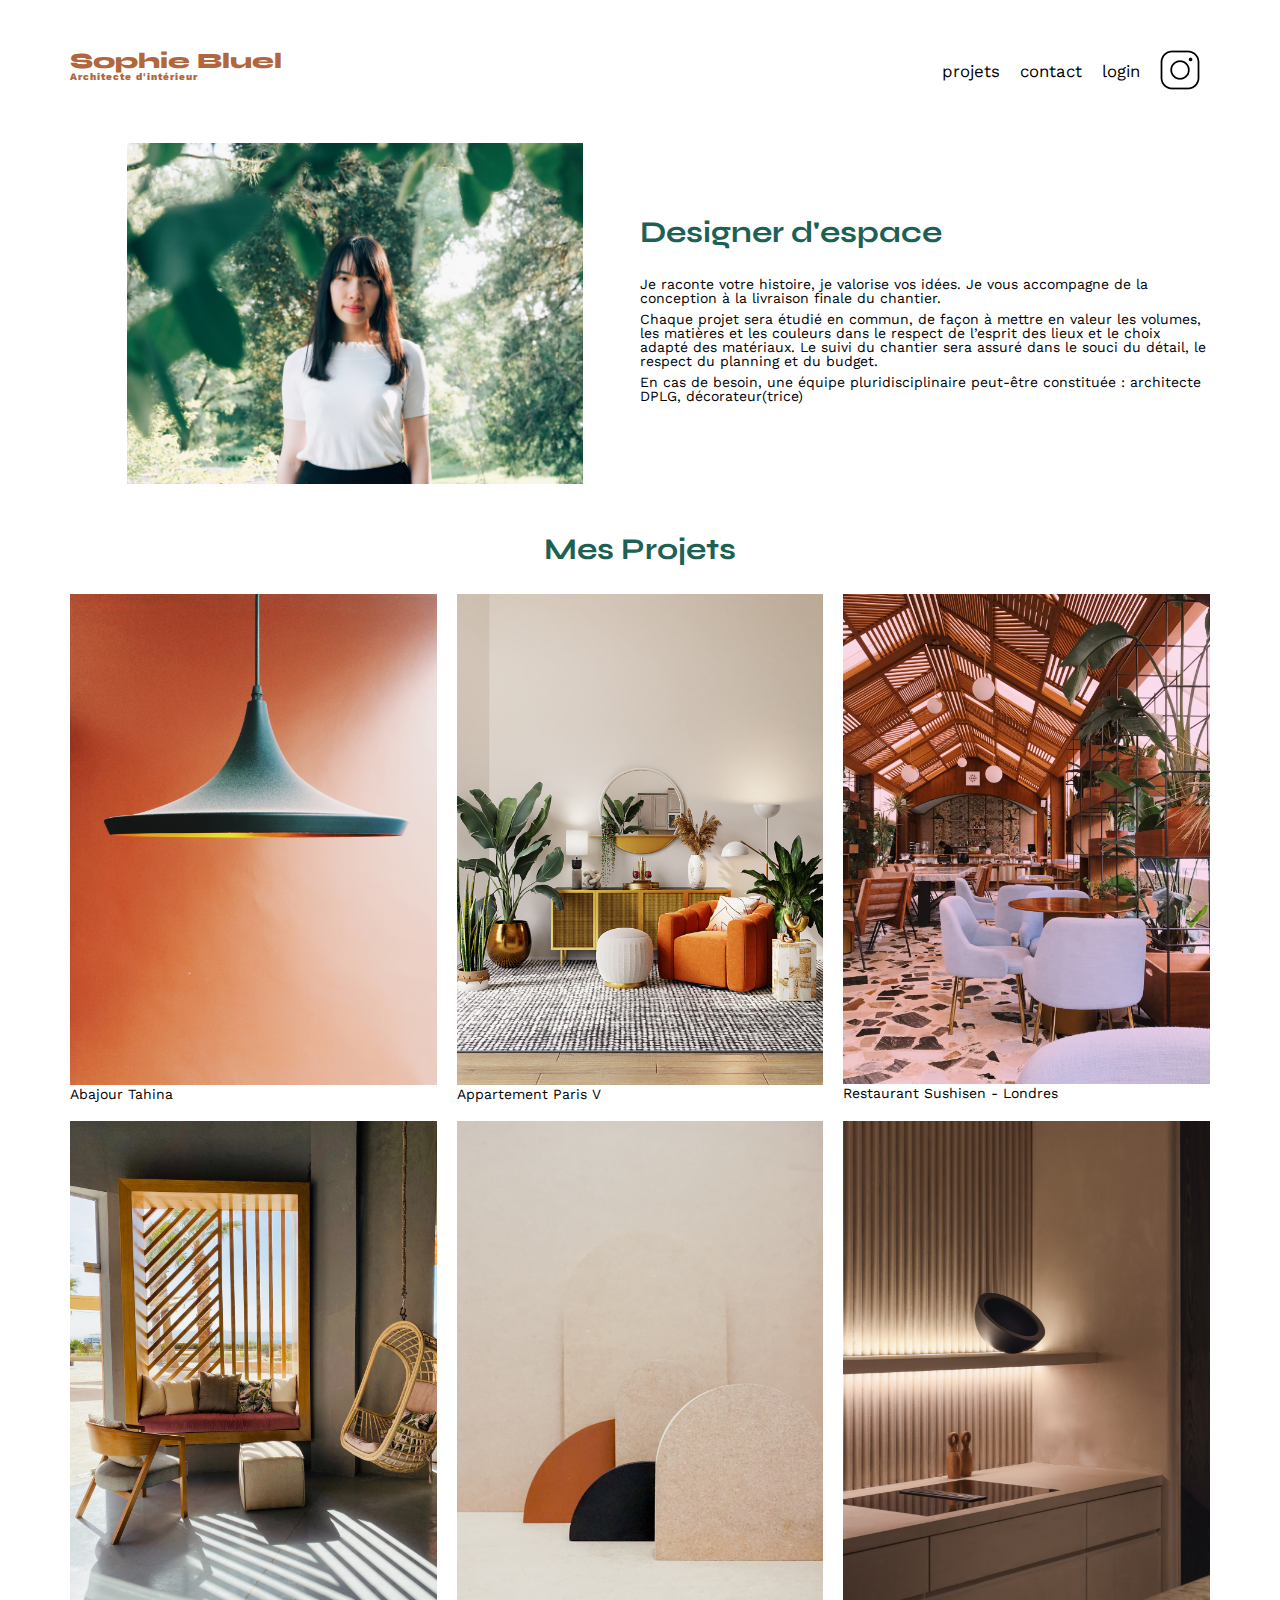
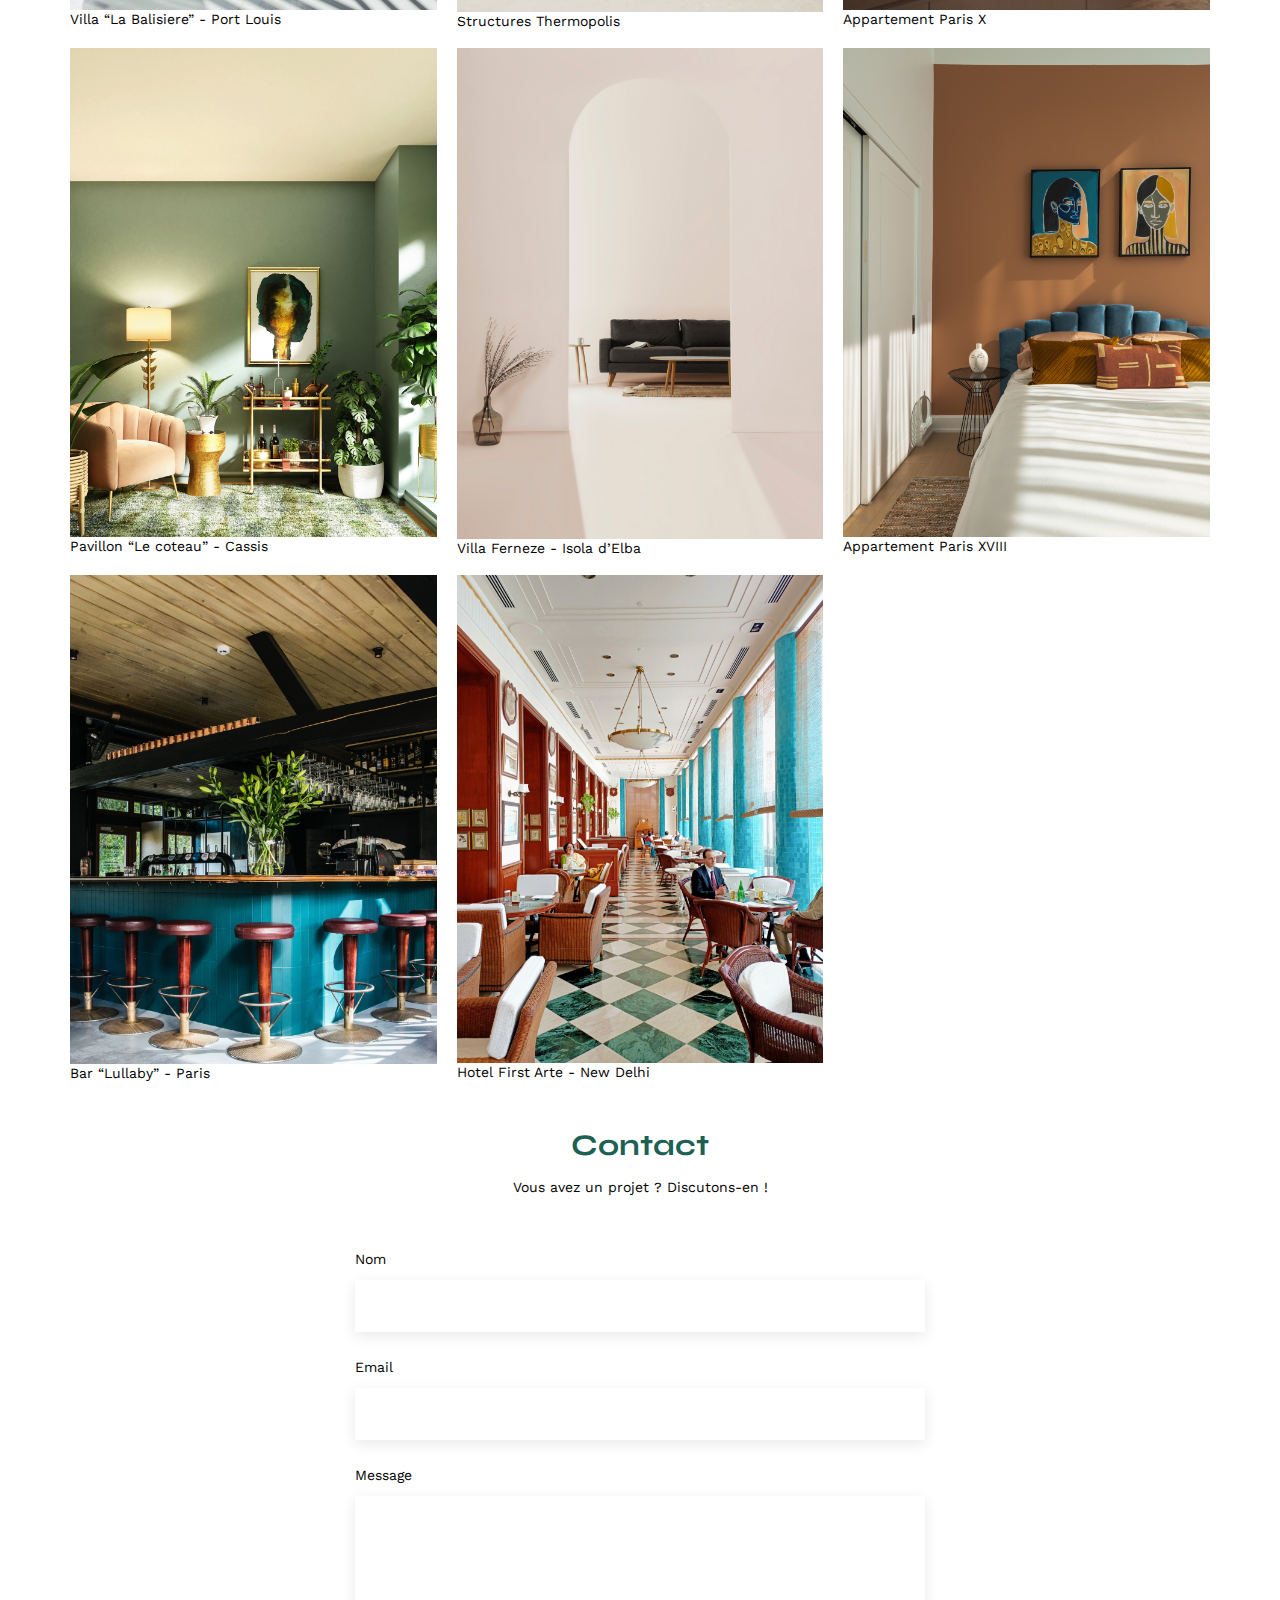
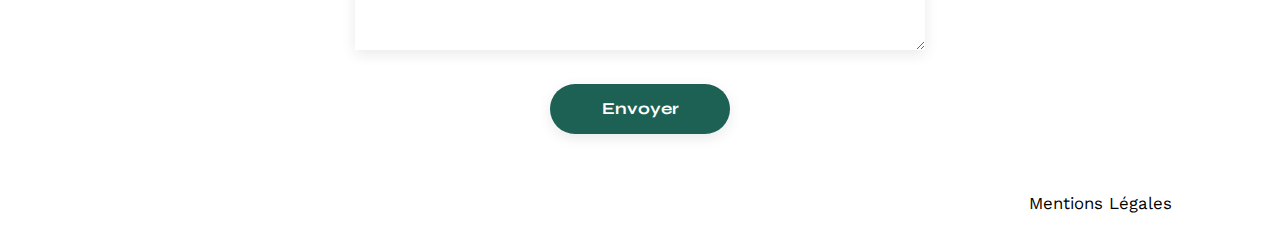
<file: FrontEnd/index.html>
<!DOCTYPE html>
<html lang="fr">
<head>
	<meta charset="UTF-8">
	<title>Sophie Bluel - Architecte d'intérieur</title>
	<meta name="viewport" content="width=device-width, initial-scale=1.0">
	<link rel="preconnect" href="https://fonts.googleapis.com">
	<link rel="preconnect" href="https://fonts.gstatic.com" crossorigin>
	<link href="https://fonts.googleapis.com/css2?family=Syne:wght@700;800&family=Work+Sans&display=swap" rel="stylesheet">
	<meta name="description" content="">
	<link rel="stylesheet" href="./assets/style.css">
</head>
<body>
<header>
	<h1>Sophie Bluel <span>Architecte d'intérieur</span></h1>
	<nav>
		<ul>
			<li>projets</li>
			<li>contact</li>
			<li>login</li>
			<li><img src="./assets/icons/instagram.png" alt="Instagram"></li>
		</ul>
	</nav>
</header>
<main>
	<section id="introduction">
		<figure>
			<img src="./assets/images/sophie-bluel.png" alt="">
		</figure>
		<article>
			<h2>Designer d'espace</h2>
			<p>Je raconte votre histoire, je valorise vos idées. Je vous accompagne de la conception à la livraison finale du chantier.</p>
			<p>Chaque projet sera étudié en commun, de façon à mettre en valeur les volumes, les matières et les couleurs dans le respect de l’esprit des lieux et le choix adapté des matériaux. Le suivi du chantier sera assuré dans le souci du détail, le respect du planning et du budget.</p>
			<p>En cas de besoin, une équipe pluridisciplinaire peut-être constituée : architecte DPLG, décorateur(trice)</p>
		</article>
	</section>
	<section id="portfolio">
		<h2>Mes Projets</h2>
		<div class="gallery">
			<figure>
				<img src="assets/images/abajour-tahina.png" alt="Abajour Tahina">
				<figcaption>Abajour Tahina</figcaption>
			</figure>
			<figure>
				<img src="assets/images/appartement-paris-v.png" alt="Appartement Paris V">
				<figcaption>Appartement Paris V</figcaption>
			</figure>
			<figure>
				<img src="assets/images/restaurant-sushisen-londres.png" alt="Restaurant Sushisen - Londres">
				<figcaption>Restaurant Sushisen - Londres</figcaption>
			</figure>
			<figure>
				<img src="assets/images/la-balisiere.png" alt="Villa “La Balisiere” - Port Louis">
				<figcaption>Villa “La Balisiere” - Port Louis</figcaption>
			</figure>
			<figure>
				<img src="assets/images/structures-thermopolis.png" alt="Structures Thermopolis">
				<figcaption>Structures Thermopolis</figcaption>
			</figure>
			<figure>
				<img src="assets/images/appartement-paris-x.png" alt="Appartement Paris X">
				<figcaption>Appartement Paris X</figcaption>
			</figure>
			<figure>
				<img src="assets/images/le-coteau-cassis.png" alt="Pavillon “Le coteau” - Cassis">
				<figcaption>Pavillon “Le coteau” - Cassis</figcaption>
			</figure>
			<figure>
				<img src="assets/images/villa-ferneze.png" alt="Villa Ferneze - Isola d’Elba">
				<figcaption>Villa Ferneze - Isola d’Elba</figcaption>
			</figure>
			<figure>
				<img src="assets/images/appartement-paris-xviii.png" alt="Appartement Paris XVIII">
				<figcaption>Appartement Paris XVIII</figcaption>
			</figure>
			<figure>
				<img src="assets/images/bar-lullaby-paris.png" alt="Bar “Lullaby” - Paris">
				<figcaption>Bar “Lullaby” - Paris</figcaption>
			</figure>
			<figure>
				<img src="assets/images/hotel-first-arte-new-delhi.png" alt="Hotel First Arte - New Delhi">
				<figcaption>Hotel First Arte - New Delhi</figcaption>
			</figure>
		</div>
	</section>
	<section id="contact">
		<h2>Contact</h2>
		<p>Vous avez un projet ? Discutons-en !</p>
		<form action="#" method="post">
			<label for="name">Nom</label>
			<input type="text" name="name" id="name">
			<label for="email">Email</label>
			<input type="email" name="email" id="email">
			<label for="message">Message</label>
			<textarea name="message" id="message" cols="30" rows="10"></textarea>
			<input type="submit" value="Envoyer">
		</form>
	</section>
</main>

<footer>
	<nav>
		<ul>
			<li>Mentions Légales</li>
		</ul>
	</nav>
</footer>
</body>
</html>
</file>
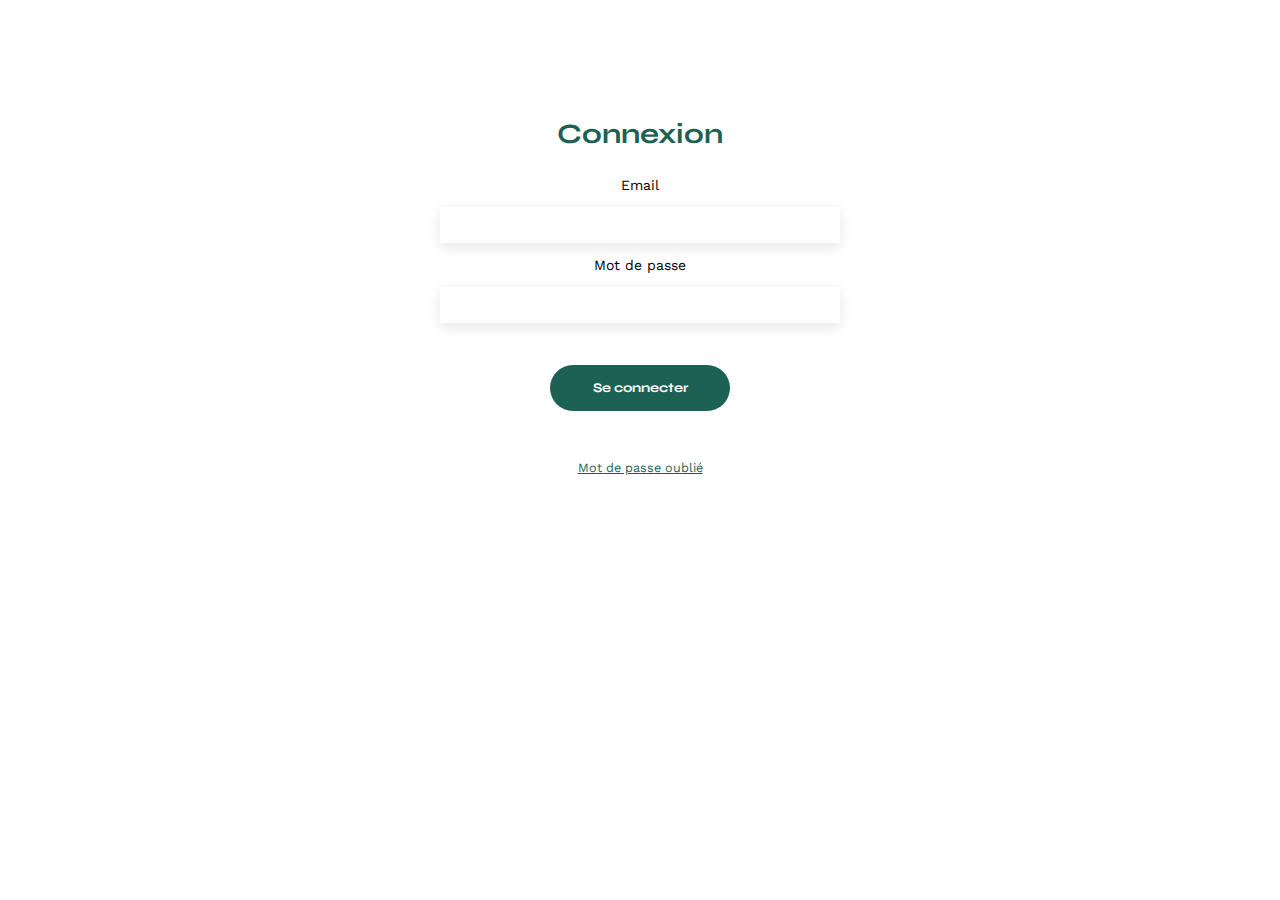
<file: FrontEnd-IA/login.html>
<!DOCTYPE html>
<html lang="fr">
<head>
  <meta charset="UTF-8">
  <title>Connexion</title>
  <meta name="viewport" content="width=device-width, initial-scale=1.0">
  <link href="https://fonts.googleapis.com/css2?family=Syne:wght@700&family=Work+Sans&display=swap" rel="stylesheet">
  <link rel="stylesheet" href="./assets/style.css">
</head>
<body>
    <main id="login-container">
  <h2>Connexion</h2>
  <form method="POST">
    <label for="email">Email</label>
    <input type="email" id="email" name="email" required autocomplete="username">

    <label for="password">Mot de passe</label>
    <input type="password" id="password" name="password" required autocomplete="current-password">

    <input type="submit" value="Se connecter">

    <a href="#" class="forgot-password">Mot de passe oublié</a>
  </form>
</main>
 <script src="./scripts/login.js"></script>
</body>
</html>
</file>
<file: FrontEnd/assets/style.css>
/* http://meyerweb.com/eric/tools/css/reset/
   v2.0 | 20110126
   License: none (public domain)
*/

html, body, div, span, applet, object, iframe,
h1, h2, h3, h4, h5, h6, p, blockquote, pre,
a, abbr, acronym, address, big, cite, code,
del, dfn, em, img, ins, kbd, q, s, samp,
small, strike, strong, sub, sup, tt, var,
b, u, i, center,
dl, dt, dd, ol, ul, li,
fieldset, form, label, legend,
table, caption, tbody, tfoot, thead, tr, th, td,
article, aside, canvas, details, embed,
figure, figcaption, footer, header, hgroup,
menu, nav, output, ruby, section, summary,
time, mark, audio, video {
	margin: 0;
	padding: 0;
	border: 0;
	font-size: 100%;
	font: inherit;
	vertical-align: baseline;
}
/* HTML5 display-role reset for older browsers */
article, aside, details, figcaption, figure,
footer, header, hgroup, menu, nav, section {
	display: block;
}
body {
	line-height: 1;
}
ol, ul {
	list-style: none;
}
blockquote, q {
	quotes: none;
}
blockquote:before, blockquote:after,
q:before, q:after {
	content: '';
	content: none;
}
table {
	border-collapse: collapse;
	border-spacing: 0;
}
/** end reset css**/
body {
	max-width: 1140px;
	margin:auto;
	font-family: 'Work Sans' ;
	font-size: 14px;
}
header {
	display: flex;
	justify-content: space-between;
	margin: 50px 0
}
section {
	margin: 50px 0
}

h1{
	display: flex;
	flex-direction: column;
	font-family: 'Syne';
	font-size: 22px;
	font-weight: 800;
	color: #B1663C
}

h1 > span {
	font-family: 'Work Sans';
	font-size:10px;
	letter-spacing: 0.1em;
;
}

h2{
	font-family: 'Syne';
	font-weight: 700;
	font-size: 30px;
	color: #1D6154
}
nav ul {
	display: flex;
	align-items: center;
	list-style-type: none;

}
nav li {
	padding: 0 10px;
	font-size: 1.2em;
}

li:hover {
	color: #B1663C;
}
#introduction {
	display: flex;
	align-items: center;
}
#introduction figure {
	flex: 1
}
#introduction img {
	display: block;
	margin: auto;
	width: 80%;
}

#introduction article {
	flex: 1
}
#introduction h2 {
	margin-bottom: 1em;
}

#introduction p {
	margin-bottom: 0.5em;
}
#portfolio h2 {
	text-align: center;
	margin-bottom: 1em;
}
.gallery {
	width: 100%;
	display: grid;
	grid-template-columns: 1fr 1fr 1fr;
	grid-column-gap: 20px;
	grid-row-gap: 20px;
}

.gallery img {
	width: 100%;

}
#contact {
	width: 50%;
margin: auto;
}
#contact > * {
	text-align: center;

}
#contact h2{
	margin-bottom: 20px;
}
#contact form {
	text-align: left;
	margin-top:30px;
	display: flex;
	flex-direction: column;
}

#contact input {
	height: 50px;
	font-size: 1.2em;
	border: none;
	box-shadow: 0px 4px 14px rgba(0, 0, 0, 0.09);
}
#contact label {
	margin: 2em 0 1em 0;
}
#contact textarea {
	border: none;
	box-shadow: 0px 4px 14px rgba(0, 0, 0, 0.09);
}

input[type="submit"]{
	font-family: 'Syne';
	font-weight: 700;
	color: white;
	background-color: #1D6154;
	margin : 2em auto ;
	width: 180px;
	text-align: center;
	border-radius: 60px ;
}

footer nav ul {
	display: flex;
	justify-content: flex-end;
	margin: 2em
}
</file>
<file: FrontEnd-IA/assets/style.css>
/* http://meyerweb.com/eric/tools/css/reset/
   v2.0 | 20110126
   License: none (public domain)
*/

html, body, div, span, applet, object, iframe,
h1, h2, h3, h4, h5, h6, p, blockquote, pre,
a, abbr, acronym, address, big, cite, code,
del, dfn, em, img, ins, kbd, q, s, samp,
small, strike, strong, sub, sup, tt, var,
b, u, i, center,
dl, dt, dd, ol, ul, li,
fieldset, form, label, legend,
table, caption, tbody, tfoot, thead, tr, th, td,
article, aside, canvas, details, embed,
figure, figcaption, footer, header, hgroup,
menu, nav, output, ruby, section, summary,
time, mark, audio, video {
	margin: 0;
	padding: 0;
	border: 0;
	font-size: 100%;
	font: inherit;
	vertical-align: baseline;
}
/* HTML5 display-role reset for older browsers */
article, aside, details, figcaption, figure,
footer, header, hgroup, menu, nav, section {
	display: block;
}
body {
	line-height: 1;
}
ol, ul {
	list-style: none;
}
blockquote, q {
	quotes: none;
}
blockquote:before, blockquote:after,
q:before, q:after {
	content: '';
	content: none;
}
table {
	border-collapse: collapse;
	border-spacing: 0;
}
/** end reset css**/
body {
	max-width: 1140px;
	margin:auto;
	font-family: 'Work Sans';
	font-size: 14px;
}
header {
	display: flex;
	justify-content: space-between;
	margin: 50px 0;
}
section {
	margin: 50px 0;
}

h1{
	display: flex;
	flex-direction: column;
	font-family: 'Syne';
	font-size: 22px;
	font-weight: 800;
	color: #B1663C;
}

h1 > span {
	font-family: 'Work Sans';
	font-size:10px;
	letter-spacing: 0.1em;
}

h2{
	font-family: 'Syne';
	font-weight: 700;
	font-size: 30px;
	color: #1D6154;
}
nav ul {
	display: flex;
	align-items: center;
	list-style-type: none;
}
nav li {
	padding: 0 10px;
	font-size: 1.2em;
}

li:hover {
	color: #B1663C;
}
#introduction {
	display: flex;
	align-items: center;
}
#introduction figure {
	flex: 1;
}
#introduction img {
	display: block;
	margin: auto;
	width: 80%;
}

#introduction article {
	flex: 1;
}
#introduction h2 {
	margin-bottom: 1em;
}

#introduction p {
	margin-bottom: 0.5em;
}
#portfolio h2 {
	text-align: center;
	margin-bottom: 1em;
}
.gallery {
	width: 100%;
	display: grid;
	grid-template-columns: 1fr 1fr 1fr;
	grid-column-gap: 20px;
	grid-row-gap: 20px;
}

.gallery img {
	width: 100%;
}

#contact {
	width: 50%;
margin: auto;
}
#contact > * {
	text-align: center;

}
#contact h2{
	text-align: center;
	margin-bottom: 20px;
	color: #1D6154;
}

#contact p{
	font-size: 1.1em;
	margin-bottom: 1em;
	color: #333;
}

#contact form {
	text-align: left;
	margin-top:30px;
	display: flex;
	flex-direction: column;
}

#contact input {
	height: 50px;
	font-size: 1.2em;
	border: none;
	box-shadow: 0px 4px 14px rgba(0, 0, 0, 0.09);
}
#contact label {
	margin: 2em 0 1em 0;
}
#contact textarea {
	border: none;
	box-shadow: 0px 4px 14px rgba(0, 0, 0, 0.09);
}

input[type="submit"]{
	font-family: 'Syne';
	font-weight: 700;
	color: white;
	background-color: #1D6154;
	margin : 2em auto ;
	width: 180px;
	text-align: center;
	border-radius: 60px ;
}

footer nav ul {
	display: flex;
	justify-content: flex-end;
	margin: 2em
}

.filters {
  display: flex;
  justify-content: center;
  gap: 10px;
  margin-bottom: 30px;
  flex-wrap: wrap;
}

.filters button {
  padding: 8px 16px;
  border: 1px solid #1D6154;
  background-color: white;
  color: #1D6154;
  border-radius: 25px;
  font-family: 'Work Sans', sans-serif;
  font-size: 16px;
  cursor: pointer;
  transition: all 0.3s ease;
}

.filters button:hover {
  background-color: #1D6154;
  color: white;
}

.filters button.active {
  background-color: #1D6154;
  color: white;
}

#login-container {
  width: 100%;
  max-width: 400px;
  margin: 100px auto;
  font-family: 'Work Sans', sans-serif;
  padding: 20px;
  text-align: center;
}

#login-container h2 {
  font-size: 2em;
  color: #1D6154;
  margin-bottom: 30px;
}

#login-container form {
  display: flex;
  flex-direction: column;
  gap: 15px;
}

#login-container input[type="email"],
#login-container input[type="password"] {
  padding: 10px;
  font-size: 1em;
  border: none;
  box-shadow: 0px 4px 14px rgba(0,0,0,0.1);
}

#login-container input[type="submit"] {
  background-color: #1D6154;
  color: white;
  border: none;
  border-radius: 30px;
  padding: 15px;
  font-weight: bold;
  cursor: pointer;
}

.forgot-password {
  margin-top: 10px;
  color: #1D6154;
  font-size: 0.9em;
}

.hidden {
  display: none !important; 
}

.modal {
  position: fixed;
  top: 0; left: 0; right: 0; bottom: 0;
  background: rgba(0,0,0,0.7);
  display: flex;
  justify-content: center;
  align-items: center;
  z-index: 1000;
}

.modal-content {
  background: white;
  padding: 1rem;
  max-width: 500px;
  width: 90%;
  border-radius: 8px;
  position: relative;
}

#modal-close {
  position: absolute;
  top: 10px;
  right: 10px;
  font-size: 2rem;
  background: none;
  border: none;
  cursor: pointer;
}

.mes-projets-header {
  display: flex;
  align-items: center;
  justify-content: center;
  gap: 10px;
  margin-bottom: 2em;
}

.mes-projets-header h2 {
  margin: 0; /* ⬅️ Supprime les marges par défaut du h2 */
}

#portfolio h2 {
  margin: 0; /* Supprime la marge par défaut */
}

#btn-modifier {
  background: none;
  border: none;
  color: black;
  font-size: 1em;
  cursor: pointer;
  display: flex;
  align-items: center;
  gap: 8px;
}

.modal-gallery-container {
  display: flex;
  flex-wrap: wrap;
  gap: 10px;
}

#modal-gallery h2 {
  color: black;
  text-align: center;
  font-size: 18px; /* Tu peux ajuster ici */
  margin-bottom: 20px;
}

.gallery-item {
  position: relative;
  width: 100px;
  height: 130px;
}

.gallery-item img {
  width: 100%;
  height: 100px;
  object-fit: cover;
  border-radius: 4px;
}

.btn-delete {
  position: absolute;
  top: 5px;
  right: 5px;
  background-color: black;
  border: none;
  
  padding: 4px;
  cursor: pointer;
}

.btn-delete i {
  color: white;
}

#open-add-photo {
  display: block;
  margin: 0 auto;
  background-color: #1D6154; /* Vert turquoise - tu peux changer */
  color: white;
  border: none;
  padding: 10px 20px;
  border-radius: 25px;
  font-size: 16px;
  cursor: pointer;
  transition: background-color 0.3s ease;
}

#open-add-photo:hover {
  background-color: #17a589; /* Un vert plus foncé au survol */
}

.modal-back {
  position: absolute;
  top: 30px;
  left: 30px;
  cursor: pointer;
  font-size: 20px;
  color: #000;
}

form select {
  height: 50px;
  border-radius: 5px;
  padding: 0 10px;
  font-size: 16px;
}

.modal.hidden {
  display: none;
}

.modal-content {
  background-color: white;
  border-radius: 10px;
  width: 600px;
  max-width: 90%;
  padding: 30px;
  position: relative;
}

/* Bouton de fermeture (X) */
#modal-close {
  position: absolute;
  top: 20px;
  right: 25px;
  background: none;
  border: none;
  font-size: 24px;
  cursor: pointer;
}

/* Titre de la modale */
.modal-content h2 {
  text-align: center;
  font-size: 26px;
  margin-bottom: 30px;
  color: #000;
}

/* Bouton retour (flèche) */
.modal-back {
  position: absolute;
  top: 20px;
  left: 25px;
  font-size: 20px;
  cursor: pointer;
}

/* Zone d'import d'image */
.upload-photo-zone {
  background-color: #e8f1f7;
  border-radius: 5px;
  text-align: center;
  padding: 20px;
  margin-bottom: 20px;
  position: relative;
}

.upload-photo-zone i {
  font-size: 50px;
  color: #cbd6dc;
  margin-bottom: 10px;
}

.upload-photo-zone input[type="file"] {
  display: none;
}

.btn-photo-upload {
  display: inline-block;
  margin-top: 10px;
  padding: 10px 20px;
  background-color: #cbd6dc;
  color: #306685;
  font-weight: bold;
  border-radius: 50px;
  cursor: pointer;
}

.upload-photo-zone p {
  font-size: 12px;
  color: #444;
  margin-top: 10px;
}

/* Champs texte et sélection */
#form-add-photo label {
  display: block;
  font-weight: bold;
  margin: 15px 0 5px;
}

#form-add-photo input[type="text"],
#form-add-photo select {
  width: 100%;
  padding: 10px;
  border: 1px solid #ccc;
  border-radius: 5px;
}

/* Ligne de séparation */
#form-add-photo hr {
  border: none;
  height: 1px;
  background-color: #ccc;
  margin: 30px 0;
}

/* Bouton Valider */
.btn-valider {
  background-color: grey;
  color: white;
  border: none;
  border-radius: 30px;
  padding: 10px 40px;
  font-size: 16px;
  cursor: pointer;
  display: block;
  margin: 0 auto;
}

.btn-valider:hover {
  background-color: gray;
}

.form-error {
  font-weight: bold;
  color: red;
}
</file>
